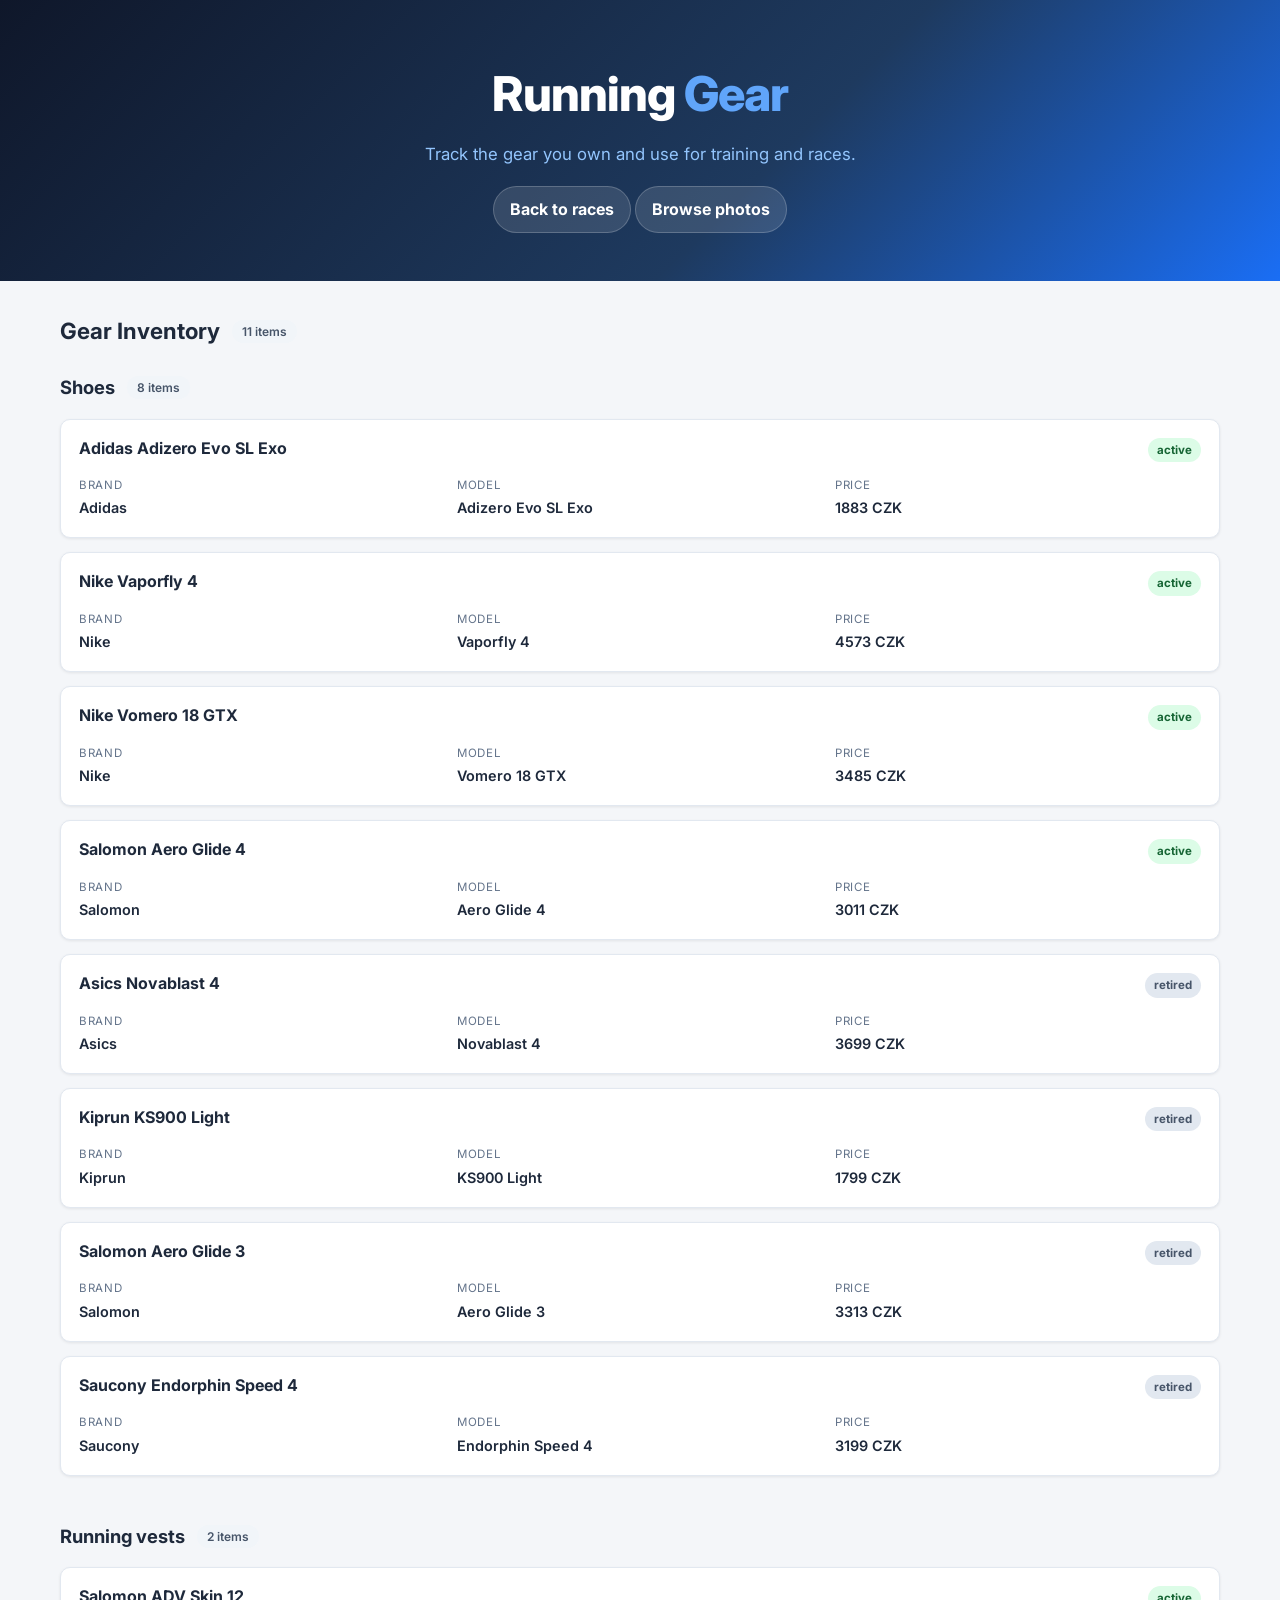
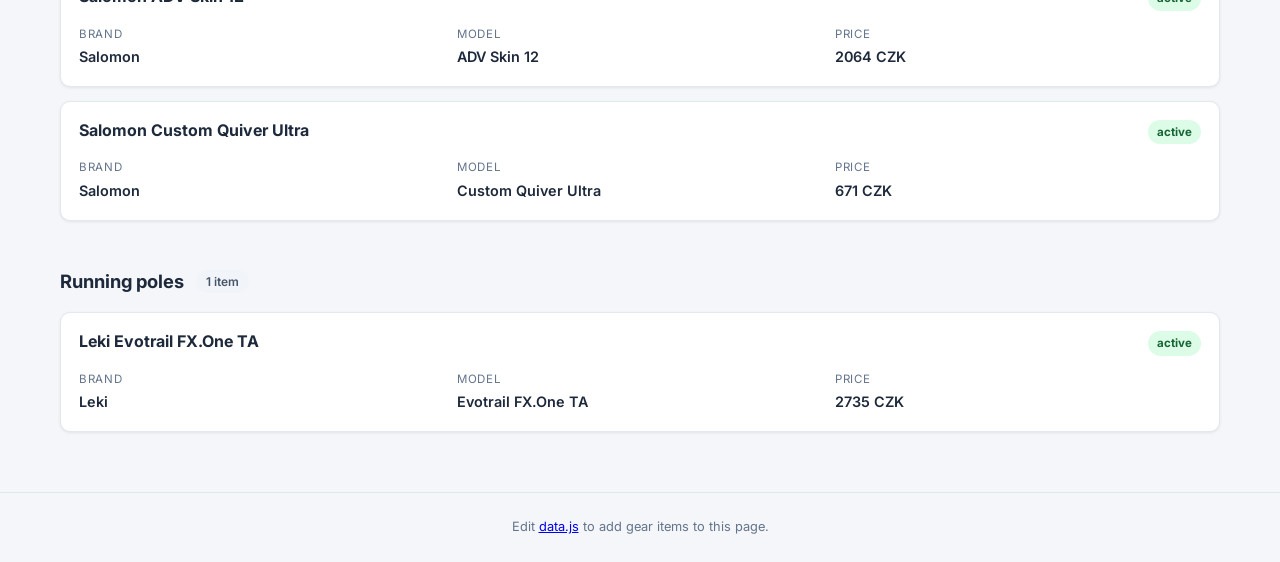
<file: gear.html>
<!DOCTYPE html>
<html lang="en">
<head>
  <meta charset="UTF-8" />
  <meta name="viewport" content="width=device-width, initial-scale=1.0" />
  <title>Running Gear | My Running Races</title>
  <link rel="preconnect" href="https://fonts.googleapis.com" />
  <link rel="preconnect" href="https://fonts.gstatic.com" crossorigin />
  <link href="https://fonts.googleapis.com/css2?family=Inter:wght@400;500;600;700;800&display=swap" rel="stylesheet" />
  <link rel="stylesheet" href="styles.css" />
</head>
<body>
  <header class="hero hero-gear">
    <h1>Running <span>Gear</span></h1>
    <p>Track the gear you own and use for training and races.</p>
    <div class="hero-actions">
      <a class="hero-link" href="index.html">Back to races</a>
      <a class="hero-link" href="gallery.html">Browse photos</a>
    </div>
  </header>

  <main class="gear-page">
    <section id="gear-section">
      <div class="section-header">
        <h2>Gear Inventory</h2>
        <span class="badge badge-past" id="gear-count"></span>
      </div>
      <div class="gear-grid" id="gear-grid">
        <!-- filled by JS -->
      </div>
    </section>
  </main>

  <footer>
    <p>Edit <a href="data.js">data.js</a> to add gear items to this page.</p>
  </footer>

  <script src="data.js"></script>
  <script>
  function esc(str) {
    const d = document.createElement('div');
    d.textContent = str;
    return d.innerHTML;
  }

  function formatText(value) {
    return String(value || '').trim();
  }

  function categoryOrder(category) {
    const normalized = formatText(category).toLowerCase();
    if (normalized === 'shoes') return 0;
    if (normalized === 'running vests') return 1;
    if (normalized === 'running poles') return 2;
    return 99;
  }

  function statusClass(status) {
    const normalized = formatText(status).toLowerCase();
    if (normalized === 'active') return 'gear-status-active';
    if (normalized === 'retired') return 'gear-status-retired';
    return 'gear-status-neutral';
  }

  function statusOrder(status) {
    const normalized = formatText(status).toLowerCase();
    if (normalized === 'active') return 0;
    if (normalized === 'retired') return 1;
    return 2;
  }

  function renderGear() {
    const gearList = Array.isArray(gearData) ? gearData : [];
    const list = [...gearList].sort((a, b) => {
      const categoryA = categoryOrder(a.category) - categoryOrder(b.category);
      if (categoryA !== 0) return categoryA;
      const statusA = statusOrder(a.status) - statusOrder(b.status);
      if (statusA !== 0) return statusA;
      const nameA = formatText(a.name).localeCompare(formatText(b.name));
      if (nameA !== 0) return nameA;
      return formatText(a.model).localeCompare(formatText(b.model));
    });

    document.getElementById('gear-count').textContent = `${list.length} item${list.length !== 1 ? 's' : ''}`;

    if (!list.length) {
      document.getElementById('gear-grid').innerHTML =
        `<div class="empty-state"><strong>No gear listed yet.</strong><p>Add objects to <code>gearData</code> in data.js to build your inventory.</p></div>`;
      return;
    }

    const grouped = list.reduce((acc, item) => {
      const category = formatText(item.category) || 'Gear';
      if (!acc[category]) acc[category] = [];
      acc[category].push(item);
      return acc;
    }, {});

    const categories = Object.keys(grouped).sort((a, b) => {
      const orderDiff = categoryOrder(a) - categoryOrder(b);
      if (orderDiff !== 0) return orderDiff;
      return a.localeCompare(b);
    });

    document.getElementById('gear-grid').innerHTML = categories.map(category => {
      const items = grouped[category];

      return `<section class="gear-category-section">
        <div class="section-header gear-category-header">
          <h3>${esc(category)}</h3>
          <span class="badge badge-past">${items.length} item${items.length !== 1 ? 's' : ''}</span>
        </div>
        <div class="gear-item-list">
          ${items.map(item => {
            const status = formatText(item.status);
            const brand = formatText(item.brand);
            const model = formatText(item.model);
            const notes = formatText(item.notes);
            const url = formatText(item.url);

            return `<article class="gear-card">
              <div class="gear-card-head">
                <div>
                  <h4>${url ? `<a href="${esc(url)}" target="_blank" rel="noopener">${esc(item.name)}</a>` : esc(item.name)}</h4>
                </div>
                ${status ? `<span class="gear-status ${statusClass(status)}">${esc(status)}</span>` : ''}
              </div>
              <dl class="gear-meta">
                ${brand ? `<div><dt>Brand</dt><dd>${esc(brand)}</dd></div>` : ''}
                ${model ? `<div><dt>Model</dt><dd>${esc(model)}</dd></div>` : ''}
                ${item.price ? `<div><dt>Price</dt><dd>${esc(item.price)}</dd></div>` : ''}
                ${item.weight ? `<div><dt>Weight</dt><dd>${esc(item.weight)}</dd></div>` : ''}
                ${item.size ? `<div><dt>Size</dt><dd>${esc(item.size)}</dd></div>` : ''}
                ${item.acquired ? `<div><dt>Acquired</dt><dd>${esc(item.acquired)}</dd></div>` : ''}
                ${item.value ? `<div><dt>Value</dt><dd>${esc(item.value)}</dd></div>` : ''}
              </dl>
              ${notes ? `<p class="gear-notes">${esc(notes)}</p>` : ''}
            </article>`;
          }).join('')}
        </div>
      </section>`;
    }).join('');
  }

  renderGear();
  </script>
</body>
</html>
</file>
<file: styles.css>
/* ===== Reset & Base ===== */
*, *::before, *::after { box-sizing: border-box; margin: 0; padding: 0; }

:root {
  --clr-bg:        #f4f6f9;
  --clr-surface:   #ffffff;
  --clr-primary:   #1a6ef5;
  --clr-primary-d: #1356c4;
  --clr-accent:    #f97316;
  --clr-success:   #16a34a;
  --clr-danger:    #dc2626;
  --clr-text:      #1e293b;
  --clr-muted:     #64748b;
  --clr-border:    #e2e8f0;
  --clr-upcoming-bg: #eff6ff;
  --clr-upcoming-border: #93c5fd;
  --radius:        10px;
  --shadow-sm:     0 1px 3px rgba(0,0,0,.08);
  --shadow-md:     0 4px 12px rgba(0,0,0,.10);
  --transition:    0.2s ease;
}

body {
  font-family: 'Inter', system-ui, -apple-system, sans-serif;
  background: var(--clr-bg);
  color: var(--clr-text);
  line-height: 1.6;
  min-height: 100vh;
}

/* ===== Hero ===== */
.hero {
  background: linear-gradient(135deg, #0f172a 0%, #1e3a5f 60%, #1a6ef5 100%);
  color: #fff;
  padding: 56px 24px 48px;
  text-align: center;
}
.hero h1 {
  font-size: clamp(2rem, 5vw, 3rem);
  font-weight: 800;
  letter-spacing: -0.02em;
  margin-bottom: 8px;
}
.hero h1 span { color: #60a5fa; }
.hero p {
  color: #93c5fd;
  font-size: 1.05rem;
}

.hero-actions {
  margin-top: 18px;
}

.hero-link {
  display: inline-flex;
  align-items: center;
  justify-content: center;
  padding: 10px 16px;
  border-radius: 999px;
  background: rgba(255, 255, 255, 0.12);
  color: #fff;
  text-decoration: none;
  font-weight: 700;
  border: 1px solid rgba(255, 255, 255, 0.2);
  transition: transform var(--transition), background var(--transition), border-color var(--transition);
}

.hero-link:hover {
  background: rgba(255, 255, 255, 0.18);
  border-color: rgba(255, 255, 255, 0.32);
  transform: translateY(-1px);
}

.gallery-page {
  padding-top: 32px;
}

.gear-page {
  padding-top: 32px;
}

.hero-gallery p {
  max-width: 36rem;
  margin: 0 auto;
}

.hero-gear p {
  max-width: 36rem;
  margin: 0 auto;
}

/* ===== Stats bar ===== */
.stats-bar {
  display: flex;
  flex-wrap: wrap;
  justify-content: center;
  gap: 24px;
  background: var(--clr-surface);
  padding: 20px 24px;
  border-bottom: 1px solid var(--clr-border);
  box-shadow: var(--shadow-sm);
}
.stat-item { text-align: center; }
.stat-value {
  display: block;
  font-size: 1.6rem;
  font-weight: 700;
  color: var(--clr-primary);
  line-height: 1.1;
}
.stat-label {
  font-size: 0.75rem;
  text-transform: uppercase;
  letter-spacing: 0.08em;
  color: var(--clr-muted);
}

/* ===== Personal bests ===== */
.pbs-section {
  max-width: 1200px;
  margin: 24px auto 0;
  padding: 0 20px;
}

.pbs-header {
  margin-bottom: 14px;
}

.pbs-grid {
  display: grid;
  grid-template-columns: repeat(auto-fit, minmax(200px, 1fr));
  gap: 14px;
}

.pb-card {
  background: var(--clr-surface);
  border: 1px solid var(--clr-border);
  border-radius: var(--radius);
  box-shadow: var(--shadow-sm);
  padding: 14px 16px;
}

.pb-label {
  color: var(--clr-muted);
  font-size: 0.76rem;
  text-transform: uppercase;
  letter-spacing: 0.08em;
  margin-bottom: 6px;
}

.pb-value {
  font-size: 1.35rem;
  line-height: 1.2;
  font-weight: 800;
  color: var(--clr-primary);
  font-variant-numeric: tabular-nums;
}

.pb-meta {
  margin-top: 5px;
  color: var(--clr-muted);
  font-size: 0.78rem;
}

/* ===== Main layout ===== */
main { max-width: 1200px; margin: 0 auto; padding: 40px 20px 60px; }

/* ===== Section headings ===== */
.section-header {
  display: flex;
  align-items: center;
  gap: 12px;
  margin-bottom: 24px;
}
.section-header h2 {
  font-size: 1.4rem;
  font-weight: 700;
}
.badge {
  display: inline-flex;
  align-items: center;
  padding: 2px 10px;
  border-radius: 999px;
  font-size: 0.75rem;
  font-weight: 600;
}
.badge-upcoming { background: #dbeafe; color: #1d4ed8; }
.badge-past     { background: #f1f5f9; color: #475569; }

/* ===== Upcoming Race Cards ===== */
.cards-grid {
  display: grid;
  grid-template-columns: repeat(auto-fill, minmax(280px, 1fr));
  gap: 20px;
  margin-bottom: 52px;
}
.race-card {
  background: var(--clr-surface);
  border: 1.5px solid var(--clr-upcoming-border);
  border-radius: var(--radius);
  padding: 20px;
  box-shadow: var(--shadow-sm);
  transition: box-shadow var(--transition), transform var(--transition);
  display: flex;
  flex-direction: column;
  gap: 12px;
}
.race-card:hover {
  box-shadow: var(--shadow-md);
  transform: translateY(-2px);
}
.race-card .card-header { display: flex; justify-content: space-between; align-items: flex-start; gap: 8px; }
.race-card .card-name {
  font-size: 1rem;
  font-weight: 700;
  line-height: 1.3;
}
.race-card .card-name a { color: var(--clr-text); text-decoration: none; }
.race-card .card-name a:hover { color: var(--clr-primary); }
.distance-pill {
  white-space: nowrap;
  padding: 3px 9px;
  border-radius: 999px;
  font-size: 0.72rem;
  font-weight: 700;
  background: #dbeafe;
  color: #1d4ed8;
  flex-shrink: 0;
}
.meta-row {
  display: flex;
  flex-wrap: wrap;
  gap: 8px 16px;
  font-size: 0.82rem;
  color: var(--clr-muted);
}
.meta-row span { display: flex; align-items: center; gap: 4px; }
.card-target {
  background: #f0fdf4;
  border: 1px solid #bbf7d0;
  border-radius: 6px;
  padding: 8px 12px;
  font-size: 0.85rem;
}
.calendar-date-button {
  border: 0;
  background: transparent;
  color: var(--clr-primary);
  font: inherit;
  font-weight: 600;
  cursor: pointer;
  padding: 0;
  text-decoration: underline;
  text-underline-offset: 2px;
}

.calendar-date-button:hover {
  color: var(--clr-primary-d);
}

.card-target .label { color: var(--clr-muted); font-size: 0.75rem; text-transform: uppercase; letter-spacing: 0.05em; }
.card-target .value { font-weight: 700; color: var(--clr-success); font-size: 1rem; }
.card-target .subvalue { margin-top: 2px; color: var(--clr-muted); font-size: 0.78rem; }
.card-notes { font-size: 0.8rem; color: var(--clr-muted); font-style: italic; border-top: 1px solid var(--clr-border); padding-top: 8px; }

.race-tags-row {
  display: flex;
  flex-wrap: wrap;
  gap: 6px;
  margin-top: 8px;
}

.race-tag {
  display: inline-flex;
  align-items: center;
  border-radius: 999px;
  padding: 2px 8px;
  font-size: 0.7rem;
  text-transform: uppercase;
  letter-spacing: 0.05em;
  font-weight: 700;
}

.race-tag-road {
  background: #e0f2fe;
  color: #0369a1;
}

.race-tag-trail {
  background: #ecfccb;
  color: #3f6212;
}

.race-tag-strava {
  background: #fc4c02;
  color: #fff;
  text-decoration: none;
}

.race-tag-strava:hover {
  background: #de4301;
  color: #fff;
}

/* ===== Race map ===== */
.map-toolbar {
  display: flex;
  flex-wrap: wrap;
  justify-content: space-between;
  gap: 12px;
  margin-bottom: 12px;
}

.map-legend,
.map-toggles {
  display: flex;
  flex-wrap: wrap;
  align-items: center;
  gap: 10px 14px;
  color: var(--clr-muted);
  font-size: 0.84rem;
}

.legend-item {
  display: inline-flex;
  align-items: center;
  gap: 6px;
}

.legend-dot {
  width: 10px;
  height: 10px;
  border-radius: 999px;
  display: inline-block;
}

.legend-dot-raced { background: #16a34a; }
.legend-dot-planned { background: #f97316; }
.legend-dot-both { background: #1a6ef5; }

.map-toggles input {
  accent-color: var(--clr-primary);
}

.map-wrapper {
  background: var(--clr-surface);
  border: 1px solid var(--clr-border);
  border-radius: var(--radius);
  box-shadow: var(--shadow-sm);
  padding: 10px;
}

#race-map {
  width: 100%;
  height: clamp(280px, 45vw, 460px);
  border-radius: 8px;
  overflow: hidden;
}

/* ===== Race galleries ===== */
.gallery-grid {
  display: grid;
  gap: 18px;
}

.gallery-race-card {
  background: var(--clr-surface);
  border: 1px solid var(--clr-border);
  border-radius: var(--radius);
  box-shadow: var(--shadow-sm);
  padding: 16px;
}

.gallery-race-head {
  margin-bottom: 12px;
}

.gallery-race-head h3 {
  font-size: 1rem;
  line-height: 1.3;
  margin-bottom: 6px;
}

.gallery-race-head h3 a {
  color: var(--clr-text);
  text-decoration: none;
}

.gallery-race-head h3 a:hover {
  color: var(--clr-primary);
}

.gallery-race-meta {
  display: flex;
  flex-wrap: wrap;
  gap: 6px 14px;
  font-size: 0.82rem;
  color: var(--clr-muted);
}

.gallery-photo-grid {
  display: grid;
  grid-template-columns: repeat(auto-fill, minmax(160px, 1fr));
  gap: 10px;
}

.gallery-photo {
  display: block;
  border-radius: 8px;
  overflow: hidden;
  border: 1px solid var(--clr-border);
  text-decoration: none;
  background: #f8fafc;
}

.gallery-photo img {
  display: block;
  width: 100%;
  height: 145px;
  object-fit: cover;
}

.gallery-photo-caption {
  padding: 6px 8px;
  font-size: 0.74rem;
  line-height: 1.35;
  color: var(--clr-muted);
}

/* ===== Gear ===== */
.gear-grid {
  display: grid;
  gap: 18px;
}

.gear-item-list {
  display: flex;
  flex-direction: column;
  gap: 14px;
}

.gear-category-section + .gear-category-section {
  margin-top: 28px;
}

.gear-category-header {
  margin-bottom: 16px;
}

.gear-category-header h3 {
  font-size: 1.15rem;
  font-weight: 700;
}

.gear-card {
  background: var(--clr-surface);
  border: 1px solid var(--clr-border);
  border-radius: var(--radius);
  box-shadow: var(--shadow-sm);
  padding: 18px;
  width: 100%;
}

.gear-card-head {
  display: flex;
  justify-content: space-between;
  gap: 10px;
  align-items: flex-start;
  margin-bottom: 14px;
}

.gear-card-head > div {
  min-width: 0;
}

.gear-card h4 {
  font-size: 1rem;
  line-height: 1.35;
}

.gear-card h4 a {
  color: var(--clr-text);
  text-decoration: none;
}

.gear-card h4 a:hover {
  color: var(--clr-primary);
}

.gear-status {
  display: inline-flex;
  align-items: center;
  white-space: nowrap;
  border-radius: 999px;
  padding: 3px 9px;
  font-size: 0.72rem;
  font-weight: 700;
}

.gear-status-active {
  background: #dcfce7;
  color: #166534;
}

.gear-status-retired {
  background: #e2e8f0;
  color: #475569;
}

.gear-status-neutral {
  background: #e0f2fe;
  color: #0369a1;
}

.gear-meta {
  display: grid;
  grid-template-columns: repeat(auto-fit, minmax(90px, 1fr));
  gap: 10px 12px;
}

.gear-meta div {
  min-width: 0;
}

.gear-meta dt {
  font-size: 0.72rem;
  text-transform: uppercase;
  letter-spacing: 0.06em;
  color: var(--clr-muted);
  margin-bottom: 2px;
}

.gear-meta dd {
  font-size: 0.9rem;
  font-weight: 600;
  color: var(--clr-text);
  word-break: break-word;
}

.gear-notes {
  margin-top: 12px;
  color: var(--clr-muted);
  font-size: 0.88rem;
}

/* ===== Lightbox ===== */
body.lightbox-open {
  overflow: hidden;
}

.lightbox {
  position: fixed;
  inset: 0;
  z-index: 1200;
  display: grid;
  place-items: center;
  padding: 20px;
}

.lightbox[hidden] {
  display: none !important;
}

.lightbox-backdrop {
  position: absolute;
  inset: 0;
  background: rgba(15, 23, 42, 0.8);
}

.lightbox-dialog {
  position: relative;
  z-index: 1;
  width: min(980px, 100%);
  max-height: calc(100vh - 40px);
  background: #0b1220;
  border: 1px solid rgba(148, 163, 184, 0.25);
  border-radius: 12px;
  box-shadow: 0 20px 60px rgba(0, 0, 0, 0.45);
  padding: 14px;
  display: flex;
  flex-direction: column;
  gap: 10px;
}

.lightbox-toolbar {
  display: flex;
  align-items: center;
  gap: 8px;
}

.lightbox-nav,
.lightbox-close {
  align-self: flex-end;
  border: 1px solid rgba(148, 163, 184, 0.35);
  background: rgba(15, 23, 42, 0.8);
  color: #e2e8f0;
  border-radius: 8px;
  padding: 6px 10px;
  font-size: 0.82rem;
  cursor: pointer;
}

.lightbox-nav:hover,
.lightbox-close:hover {
  background: rgba(26, 110, 245, 0.35);
}

.lightbox-nav:disabled {
  opacity: 0.45;
  cursor: default;
}

.lightbox-counter {
  color: #cbd5e1;
  font-size: 0.82rem;
  min-width: 64px;
  text-align: center;
}

.lightbox-close {
  margin-left: auto;
}

#lightbox-image {
  display: block;
  width: 100%;
  max-height: calc(100vh - 170px);
  object-fit: contain;
  border-radius: 8px;
}

.lightbox-caption {
  color: #cbd5e1;
  font-size: 0.88rem;
  line-height: 1.4;
  text-align: center;
}

.map-popup-list {
  margin: 8px 0 0;
  padding-left: 18px;
  font-size: 0.8rem;
}

.map-popup-title {
  margin-top: 8px;
  font-size: 0.72rem;
  text-transform: uppercase;
  letter-spacing: 0.06em;
  color: var(--clr-muted);
}

.map-popup-list li {
  margin-bottom: 2px;
}

/* ===== Progress chart ===== */

/* ===== Filters ===== */
.filters-bar {
  display: flex;
  flex-wrap: wrap;
  gap: 10px;
  margin-bottom: 14px;
}

.filters-bar label {
  display: inline-flex;
  align-items: center;
  gap: 8px;
  background: var(--clr-surface);
  border: 1px solid var(--clr-border);
  border-radius: 8px;
  padding: 6px 10px;
  font-size: 0.82rem;
  color: var(--clr-muted);
}

.filter-tags {
  display: inline-flex;
  align-items: center;
  flex-wrap: wrap;
  gap: 8px;
  background: var(--clr-surface);
  border: 1px solid var(--clr-border);
  border-radius: 8px;
  padding: 6px 10px;
}

.filter-tags-label {
  color: var(--clr-muted);
  font-size: 0.82rem;
  margin-right: 2px;
}

.filter-tags label {
  border: none;
  padding: 0;
  gap: 6px;
  background: transparent;
  color: var(--clr-text);
}

.filter-tags input {
  accent-color: var(--clr-primary);
}

.filters-bar select,
.filters-bar button {
  border: 1px solid var(--clr-border);
  border-radius: 6px;
  background: #fff;
  color: var(--clr-text);
  font-size: 0.82rem;
  padding: 6px 8px;
}

.filters-bar button {
  cursor: pointer;
  transition: background var(--transition), color var(--transition);
}

.filters-bar button:hover {
  background: var(--clr-primary);
  color: #fff;
}

/* ===== Past Races Table ===== */
.table-wrapper {
  overflow-x: auto;
  border-radius: var(--radius);
  box-shadow: var(--shadow-sm);
  border: 1px solid var(--clr-border);
}
table {
  width: 100%;
  border-collapse: collapse;
  background: var(--clr-surface);
  font-size: 0.875rem;
}
thead th {
  background: #f8fafc;
  color: var(--clr-muted);
  font-size: 0.72rem;
  font-weight: 600;
  text-transform: uppercase;
  letter-spacing: 0.07em;
  padding: 11px 14px;
  text-align: left;
  border-bottom: 1px solid var(--clr-border);
  white-space: nowrap;
}
thead th.sortable { cursor: pointer; user-select: none; }
thead th.sortable:hover { color: var(--clr-primary); }
thead th.sorted { color: var(--clr-primary); }
thead th.sorted::after { content: " ↓"; font-size: 0.7rem; }
thead th.sorted.asc::after { content: " ↑"; }
tbody tr { border-bottom: 1px solid var(--clr-border); transition: background var(--transition); }
tbody tr:last-child { border-bottom: none; }
tbody tr:hover { background: #f8fafc; }
td { padding: 12px 14px; vertical-align: middle; }
td.race-name-cell { font-weight: 600; }
td.race-name-cell a { color: var(--clr-text); text-decoration: none; }
td.race-name-cell a:hover { color: var(--clr-primary); }
td.race-name-cell .sub { font-size: 0.76rem; color: var(--clr-muted); font-weight: 400; margin-top: 2px; }

/* Time comparison cells */
.time-cell { font-variant-numeric: tabular-nums; white-space: nowrap; }
.time-faster { color: var(--clr-success); font-weight: 600; }
.time-slower  { color: var(--clr-danger); font-weight: 600; }
.time-neutral { color: var(--clr-muted); }

/* Position badge */
.pos-badge { font-size: 0.78rem; color: var(--clr-muted); white-space: nowrap; }

/* ===== Empty state ===== */
.empty-state { text-align: center; padding: 48px 16px; color: var(--clr-muted); }
.empty-state p { margin-top: 8px; font-size: 0.9rem; }

/* ===== Footer ===== */
footer {
  text-align: center;
  padding: 24px;
  font-size: 0.8rem;
  color: var(--clr-muted);
  border-top: 1px solid var(--clr-border);
}

/* ===== Responsive ===== */
@media (max-width: 640px) {
  .hero { padding: 40px 16px 32px; }
  .stats-bar { gap: 16px; }
  .stat-value { font-size: 1.3rem; }
  #race-map { height: 300px; }
  .filters-bar label { width: 100%; justify-content: space-between; }
  .gallery-photo-grid { grid-template-columns: repeat(2, minmax(0, 1fr)); }
  .lightbox { padding: 12px; }
  .lightbox-dialog { padding: 10px; }
  .lightbox-toolbar { flex-wrap: wrap; }
  .lightbox-counter { order: 3; width: 100%; }
  #lightbox-image { max-height: calc(100vh - 130px); }
}
</file>
